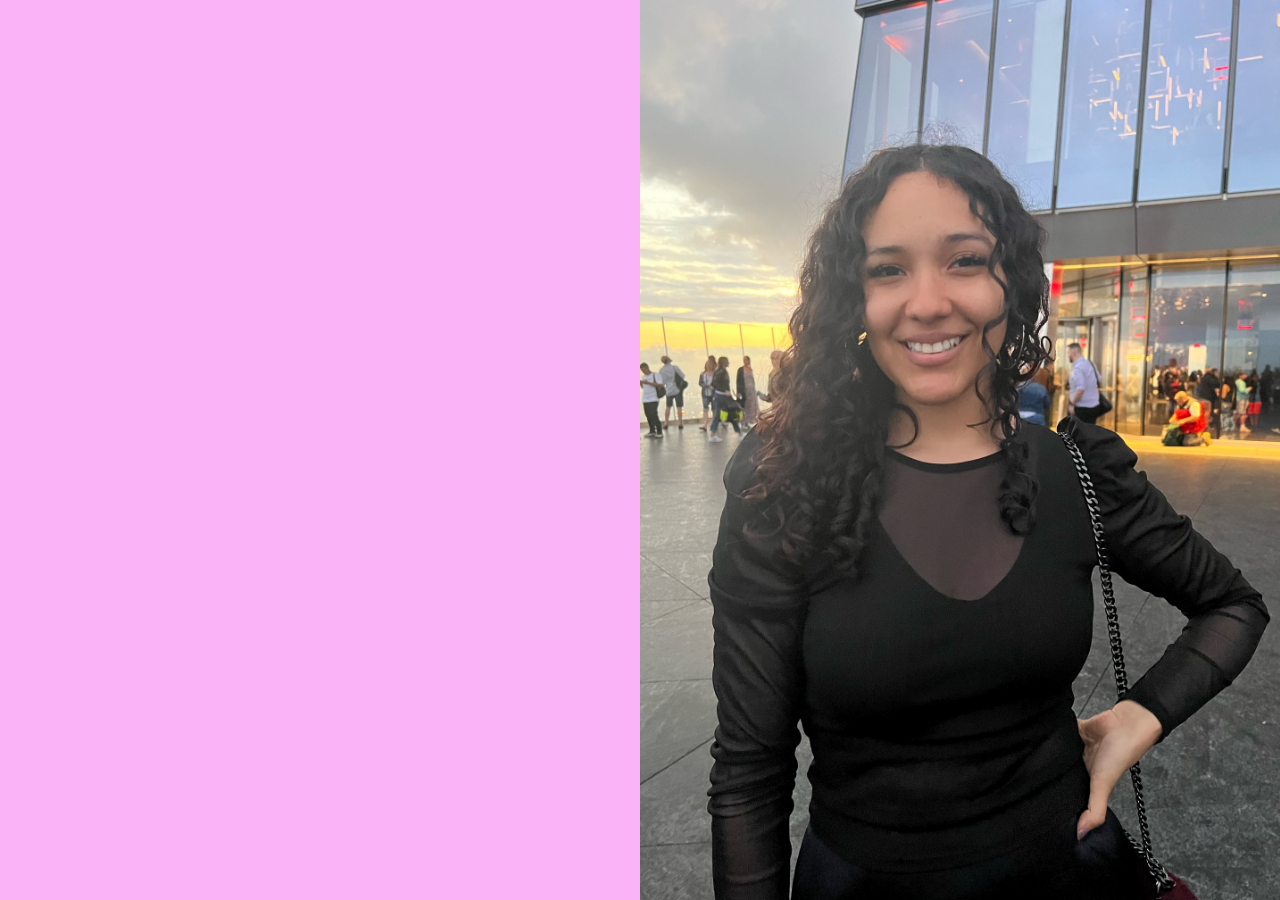
<file: Desktop/Pictures/index.html>
<!DOCTYPE html>
<html lang="en">
<head>
    <meta charset="UTF-8">
    <meta http-equiv="X-UA-Compatabile" content = "IE=edge">
    <meta name = "viewport" content="width=device-width, initial-scale=1.0">

    <title>
        Estela's Website
    </title>
    <link rel="stylesheet" href = "style.css">

</head>

<body>
    <div id="header">
    </div>   
</body>



<nav>
    <video width="500" length="100" autoplay muted>
            <source src = "logo.mp4" type="video/mp4">       
    </video>

</nav>



</html>
</file>
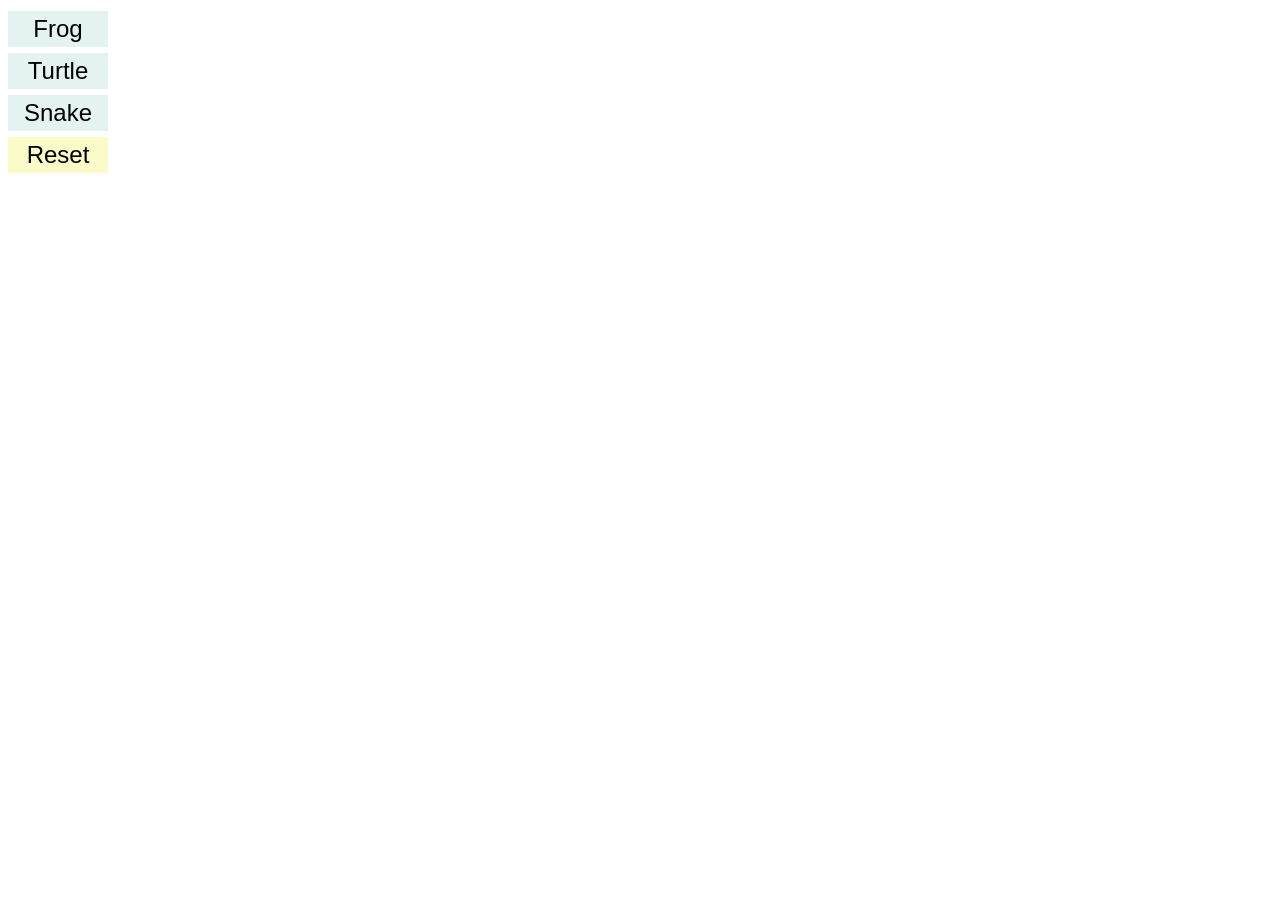
<file: Desktop/beastify/popup/choose_beast.html>
<!DOCTYPE html>
<html>
  <head>
    <meta charset="utf-8" />
    <link rel="stylesheet" href="choose_beast.css" />
  </head>

  <body>
    <div id="popup-content">
      <button>Frog</button>
      <button>Turtle</button>
      <button>Snake</button>
      <button type="reset">Reset</button>
    </div>
    <div id="error-content" class="hidden">
      <p>Can't beastify this web page.</p>
      <p>Try a different page.</p>
    </div>
    <script src="choose_beast.js"></script>
  </body>
</html>
</file>
<file: Desktop/Pictures/style.css>
*{
    margin: 0;
    padding: 0;
    font-family: 'Poppins', sans-serif;
    box-sizing: border-box;
}

body{
    background: rgb(250, 179, 246);
    color: rgb(255, 255, 255);
}

#header{
    width: 50%;
    height: 100vh;
    float: right;
    background-image: url(images/image.jpg);
    background-size: cover;
    background-position: center;

}
</file>
<file: Desktop/beastify/popup/choose_beast.css>
html,
body {
  width: 100px;
}

.hidden {
  display: none;
}

button {
  border: none;
  width: 100%;
  margin: 3% auto;
  padding: 4px;
  text-align: center;
  font-size: 1.5em;
  cursor: pointer;
  background-color: #E5F2F2;
}

button:hover {
  background-color: #CFF2F2;
}

button[type="reset"] {
  background-color: #FBFBC9;
}

button[type="reset"]:hover {
  background-color: #EAEA9D;
}
</file>
